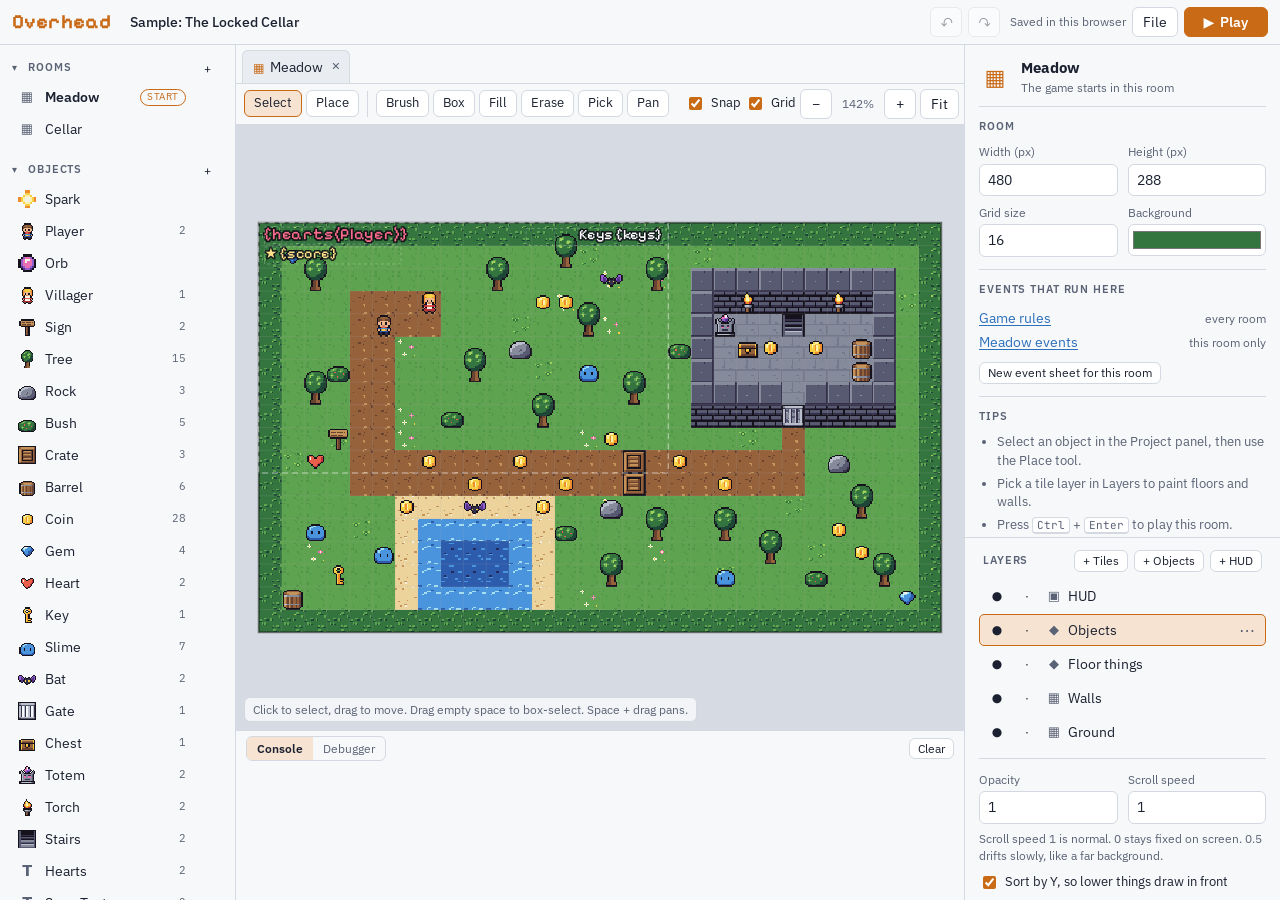
<file: overhead/index.html>
<!doctype html>
<html lang="en">
<head>
<meta charset="utf-8">
<meta name="viewport" content="width=device-width, initial-scale=1, viewport-fit=cover">
<title>Overhead Studio</title>
<link rel="preconnect" href="https://fonts.googleapis.com">
<link rel="preconnect" href="https://fonts.gstatic.com" crossorigin>
<link rel="stylesheet" href="https://fonts.googleapis.com/css2?family=IBM+Plex+Sans:wght@400;500;600&family=JetBrains+Mono:wght@400;500&family=Pixelify+Sans:wght@500;700&display=swap">
<link rel="stylesheet" href="css/app.css">
<link rel="stylesheet" href="css/sprite-editor.css">
</head>
<body>
<div class="app" id="app" data-mode="edit" data-focus="panel">
  <header class="topbar">
    <div class="brand">
      <span class="wordmark">Overhead</span>
      <input id="project-name" class="project-name" aria-label="Game name" maxlength="60">
    </div>
    <div class="group">
      <button class="btn icon" id="btn-undo" type="button" title="Undo (Ctrl+Z)" aria-label="Undo">↶</button>
      <button class="btn icon" id="btn-redo" type="button" title="Redo (Ctrl+Shift+Z)" aria-label="Redo">↷</button>
    </div>
    <div class="group">
      <span class="save-status hide-narrow" id="save-status">Saved in this browser</span>
      <button class="btn" id="btn-file" type="button">File</button>
      <button class="btn primary play-btn" id="btn-play" type="button" title="Play this room (Ctrl+Enter). Shift+click plays from the start room.">▶ <span class="hide-narrow">Play</span></button>
    </div>
  </header>

  <main class="workspace">
    <aside class="panel is-active" id="panel-project" aria-label="Project"><div id="tree"></div></aside>

    <section class="center">
      <div class="tabbar" id="tabbar" role="tablist" aria-label="Open documents"></div>
      <div class="docwrap">
        <div class="doc" id="doc"></div>
        <div class="game" id="game" hidden><canvas id="game-canvas" tabindex="0" aria-label="Game"></canvas></div>
      </div>
    </section>

    <nav class="mobile-tabs" role="tablist" aria-label="Panels">
      <button type="button" role="tab" data-tab="panel-project" aria-selected="true">Project</button>
      <button type="button" role="tab" data-tab="panel-props" aria-selected="false">Properties</button>
      <button type="button" role="tab" data-tab="panel-layers" aria-selected="false">Layers</button>
      <button type="button" role="tab" data-tab="panel-console" aria-selected="false">Console</button>
    </nav>

    <div class="side-right">
      <aside class="panel" id="panel-props" aria-label="Properties"><div id="props"></div></aside>
      <aside class="panel" id="panel-layers" aria-label="Layers"><div id="layers"></div></aside>
    </div>

    <section class="panel" id="panel-console" aria-label="Console and debugger">
      <div class="bottom-head">
        <div class="seg" id="bottom-seg"><button type="button" data-view="console" aria-pressed="true">Console</button><button type="button" data-view="debug" aria-pressed="false">Debugger</button></div>
        <span class="spacer"></span>
        <span class="muted small" id="dbg-stats"></span>
        <button class="btn small" id="console-clear" type="button">Clear</button>
      </div>
      <div class="console-log" id="console-log"></div>
      <div class="debugger" id="debugger" hidden></div>
    </section>
  </main>
</div>

<script src="js/core.js"></script>
<script src="js/model.js"></script>
<script src="js/catalog.js"></script>
<script src="js/assets.js"></script>
<script src="js/runtime.js"></script>
<script src="js/engine.js"></script>
<script src="js/store.js"></script>
<script src="js/editor.js"></script>
<script src="js/tree.js"></script>
<script src="js/room.js"></script>
<script src="js/inspector.js"></script>
<script src="js/sprite-editor.js"></script>
<script src="js/importers.js"></script>
<script src="js/sheet.js"></script>
<script src="js/debug.js"></script>
<script src="js/sample.js"></script>
<script>OV.Debug.init(); OV.boot();</script>
</body>
</html>
</file>
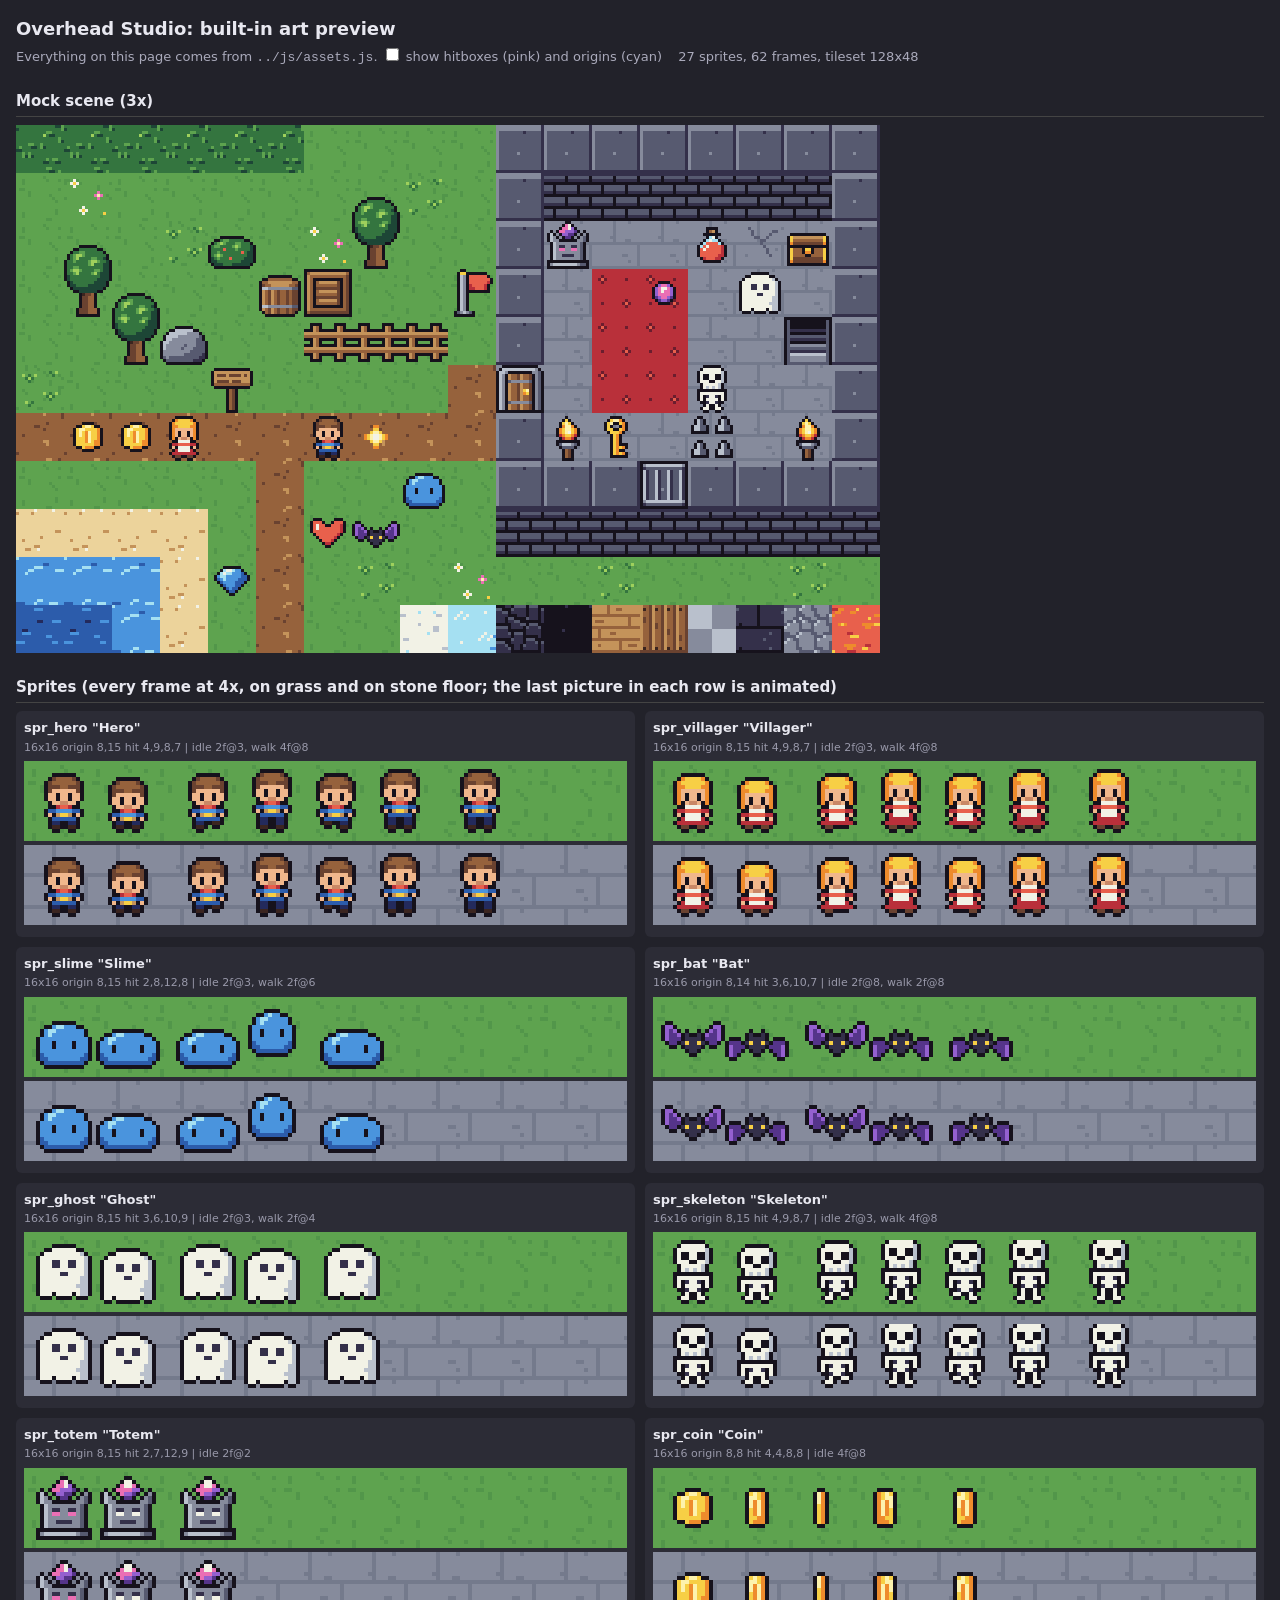
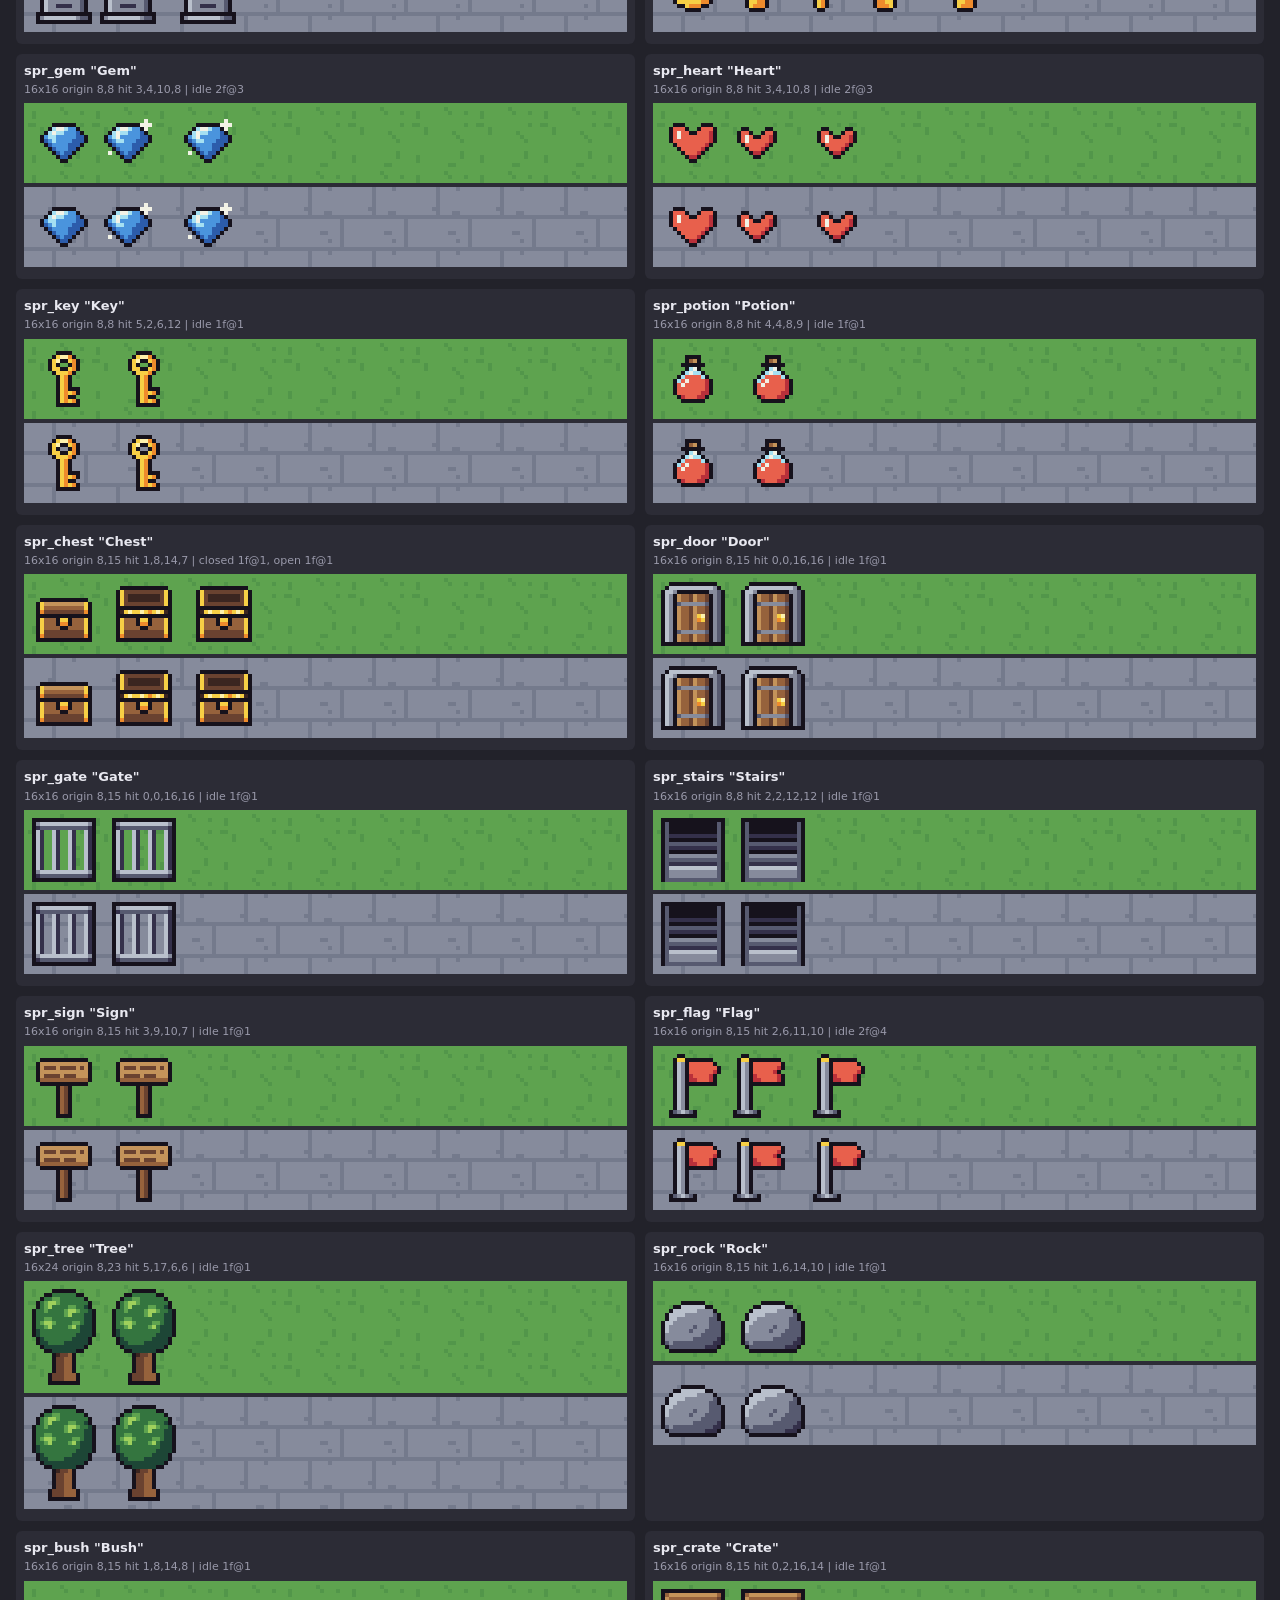
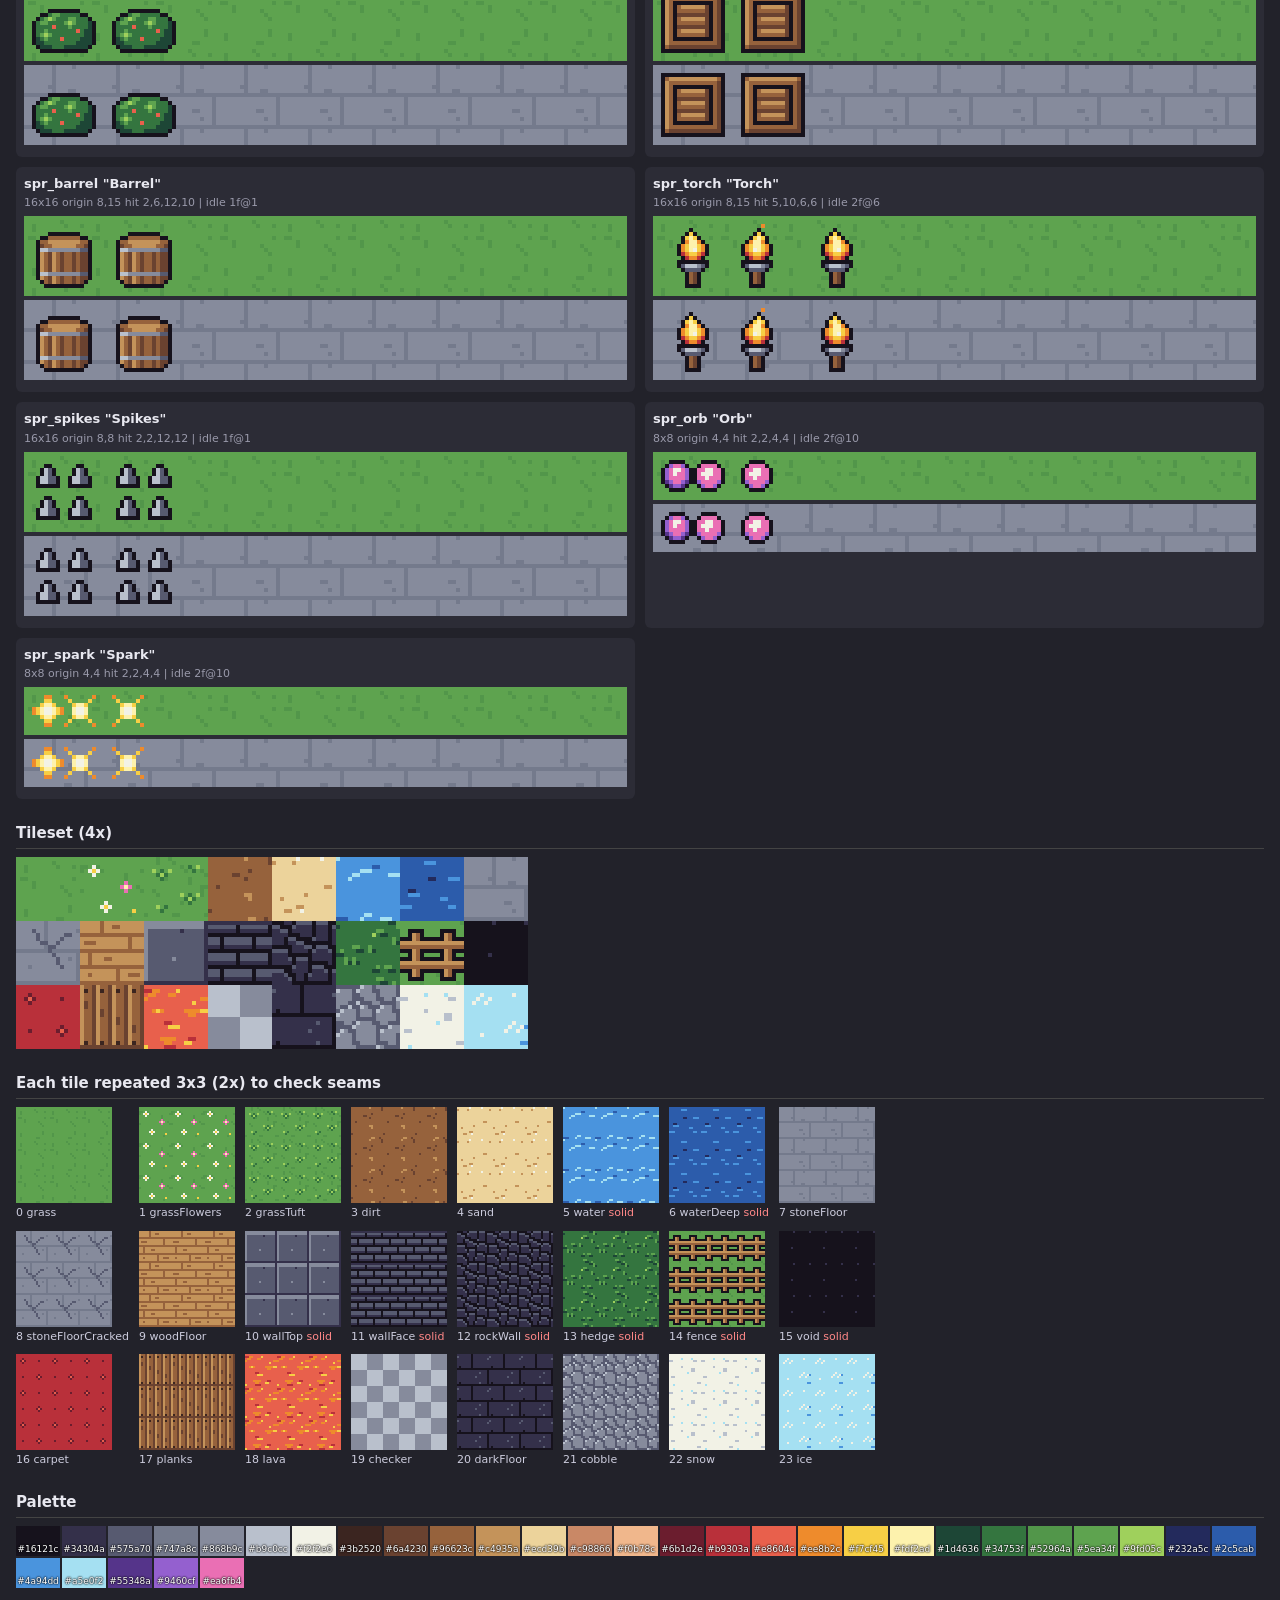
<file: overhead/dev/assets-preview.html>
<!doctype html>
<html lang="en">
<head>
<meta charset="utf-8">
<title>Overhead Studio: built-in art preview</title>
<style>
  body { margin: 16px; background: #22222a; color: #e8e8f0; font: 13px/1.4 system-ui, sans-serif; }
  h1 { font-size: 18px; margin: 0 0 4px; }
  h2 { font-size: 15px; margin: 24px 0 8px; border-bottom: 1px solid #444; padding-bottom: 4px; }
  p { margin: 0 0 8px; color: #aab; }
  img, canvas { image-rendering: pixelated; display: block; }
  #sprites { display: grid; grid-template-columns: repeat(auto-fill, minmax(560px, 1fr)); gap: 10px; }
  .card { background: #2c2c36; border-radius: 6px; padding: 8px; }
  .card b { display: block; margin-bottom: 2px; }
  .meta { color: #99a; font-size: 11px; margin-bottom: 6px; }
  .strip { display: flex; gap: 0; padding: 8px; margin-bottom: 4px; align-items: flex-end; flex-wrap: wrap; }
  .strip .gap { width: 16px; }
  .frame { position: relative; }
  .frame.boxes::after { content: ''; position: absolute; left: var(--hx); top: var(--hy); width: var(--hw); height: var(--hh); outline: 1px solid rgba(255, 0, 255, .9); }
  .frame.boxes::before { content: ''; position: absolute; left: calc(var(--ox) - 2px); top: calc(var(--oy) - 2px); width: 4px; height: 4px; background: #0ff; z-index: 1; }
  #tiles { display: grid; grid-template-columns: repeat(8, max-content); gap: 10px; }
  .tile { font-size: 11px; color: #ccd; }
  .tile .solid { color: #f88; }
  .tile div.tiled { width: 96px; height: 96px; background-size: 32px 32px; image-rendering: pixelated; margin-bottom: 2px; }
  #palette { display: flex; flex-wrap: wrap; gap: 2px; }
  #palette span { width: 44px; height: 30px; font-size: 9px; display: flex; align-items: flex-end; justify-content: center; color: #fff; text-shadow: 0 0 2px #000, 0 0 2px #000; }
  label { margin-right: 12px; }
</style>
</head>
<body>
<h1>Overhead Studio: built-in art preview</h1>
<p>Everything on this page comes from <code>../js/assets.js</code>. <label><input type="checkbox" id="boxes"> show hitboxes (pink) and origins (cyan)</label><span id="status"></span></p>

<h2>Mock scene (3x)</h2>
<canvas id="scene"></canvas>

<h2>Sprites (every frame at 4x, on grass and on stone floor; the last picture in each row is animated)</h2>
<div id="sprites"></div>

<h2>Tileset (4x)</h2>
<img id="tileset" alt="tileset">
<h2>Each tile repeated 3x3 (2x) to check seams</h2>
<div id="tiles"></div>

<h2>Palette</h2>
<div id="palette"></div>

<script src="../js/assets.js"></script>
<script>
(function () {
  'use strict';
  const A = OV.Assets, ts = A.tileset(), sprites = A.sprites();
  const $ = id => document.getElementById(id);
  const el = (tag, props, kids) => { const e = Object.assign(document.createElement(tag), props || {}); (kids || []).forEach(k => e.append(k)); return e; };
  const load = src => new Promise((ok, bad) => { const i = new Image(); i.onload = () => ok(i); i.onerror = bad; i.src = src; });
  const tileName = i => Object.keys(A.TILE).find(k => A.TILE[k] === i);

  load(ts.src).then(async tsImg => {
    // One small picture per tile, for backgrounds.
    const tileUrl = i => {
      const c = el('canvas', { width: ts.tw, height: ts.th });
      c.getContext('2d').drawImage(tsImg, (i % ts.cols) * ts.tw, Math.floor(i / ts.cols) * ts.th, ts.tw, ts.th, 0, 0, ts.tw, ts.th);
      return c.toDataURL();
    };
    const grassUrl = tileUrl(A.TILE.grass), stoneUrl = tileUrl(A.TILE.stoneFloor);

    /* ----- tileset ----- */
    const big = $('tileset'); big.src = ts.src; big.width = ts.cols * ts.tw * 4; big.height = ts.rows * ts.th * 4;
    for (let i = 0; i < ts.cols * ts.rows; i++) {
      const d = el('div', { className: 'tiled' }); d.style.backgroundImage = 'url(' + tileUrl(i) + ')';
      $('tiles').append(el('div', { className: 'tile' }, [d, i + ' ' + tileName(i), ts.solid[i] ? el('span', { className: 'solid', textContent: ' solid' }) : '']));
    }

    /* ----- palette ----- */
    A.PALETTE.forEach(hex => { const s = el('span', { textContent: hex }); s.style.background = hex; $('palette').append(s); });

    /* ----- sprites ----- */
    const animated = [];
    sprites.forEach(s => {
      const card = el('div', { className: 'card' }, [
        el('b', { textContent: s.id + ' "' + s.name + '"' }),
        el('div', { className: 'meta', textContent: s.w + 'x' + s.h + ' origin ' + s.ox + ',' + s.oy + ' hit ' + [s.hit.x, s.hit.y, s.hit.w, s.hit.h].join(',') + ' | ' + s.anims.map(a => a.name + ' ' + a.frames.length + 'f@' + a.fps).join(', ') }),
      ]);
      [grassUrl, stoneUrl].forEach(bg => {
        const strip = el('div', { className: 'strip' });
        strip.style.background = 'url(' + bg + ') 0 0 / 64px 64px';
        strip.style.imageRendering = 'pixelated';
        const frame = src => {
          const f = el('div', { className: 'frame' }, [el('img', { src, width: s.w * 4, height: s.h * 4 })]);
          f.style.cssText = '--hx:' + s.hit.x * 4 + 'px;--hy:' + s.hit.y * 4 + 'px;--hw:' + s.hit.w * 4 + 'px;--hh:' + s.hit.h * 4 + 'px;--ox:' + s.ox * 4 + 'px;--oy:' + s.oy * 4 + 'px';
          return f;
        };
        s.anims.forEach(a => { a.frames.forEach(src => strip.append(frame(src))); strip.append(el('div', { className: 'gap' })); });
        const live = frame(s.anims[s.anims.length - 1].frames[0]);
        strip.append(live);
        animated.push({ img: live.firstChild, anim: s.anims[s.anims.length - 1] });
        card.append(strip);
      });
      $('sprites').append(card);
    });
    $('boxes').onchange = e => document.querySelectorAll('.frame').forEach(f => f.classList.toggle('boxes', e.target.checked));
    const t0 = performance.now();
    setInterval(() => {
      const t = (performance.now() - t0) / 1000;
      animated.forEach(({ img, anim }) => { const src = anim.frames[Math.floor(t * anim.fps) % anim.frames.length]; if (img.src !== src) img.src = src; });
    }, 50);

    /* ----- mock scene ----- */
    const K = A.TILE, W = 18, H = 11, Z = 3;
    const map = [];
    for (let y = 0; y < H; y++) { map.push([]); for (let x = 0; x < W; x++) map[y].push(K.grass); }
    const put = (x, y, t) => { if (map[y] && x >= 0 && x < W) map[y][x] = t; };
    const rect = (x0, y0, x1, y1, t) => { for (let y = y0; y <= y1; y++) for (let x = x0; x <= x1; x++) put(x, y, t); };
    // a few grass variants
    [[1, 1], [6, 2], [9, 9], [15, 7], [2, 8]].forEach(([x, y]) => put(x, y, K.grassFlowers));
    [[3, 2], [8, 1], [12, 9], [16, 9], [0, 5], [7, 9]].forEach(([x, y]) => put(x, y, K.grassTuft));
    // dirt path
    rect(0, 6, 9, 6, K.dirt); rect(5, 7, 5, 10, K.dirt); rect(9, 5, 10, 6, K.dirt);
    // pond with sand
    rect(0, 8, 3, 10, K.sand); rect(0, 9, 2, 10, K.water); put(0, 10, K.waterDeep); put(1, 10, K.waterDeep);
    // walled stone room: wallTop above wallFace at the back, wallTop on the sides and front
    rect(10, 0, 17, 0, K.wallTop); rect(11, 1, 16, 1, K.wallFace);
    rect(10, 1, 10, 7, K.wallTop); rect(17, 1, 17, 7, K.wallTop); rect(10, 7, 17, 7, K.wallTop);
    rect(11, 2, 16, 6, K.stoneFloor); put(13, 4, K.stoneFloorCracked); put(15, 2, K.stoneFloorCracked);
    rect(12, 3, 13, 5, K.carpet);
    put(10, 5, K.stoneFloor); // doorway
    rect(10, 8, 17, 8, K.wallFace); put(10, 6, K.wallTop);
    // hedge and fence
    rect(0, 0, 5, 0, K.hedge); rect(6, 4, 8, 4, K.fence);
    // little strips of the other floors
    put(12, 10, K.woodFloor); put(13, 10, K.planks); put(14, 10, K.checker); put(15, 10, K.darkFloor); put(16, 10, K.cobble); put(17, 10, K.lava);
    put(8, 10, K.snow); put(9, 10, K.ice); put(10, 10, K.rockWall); put(11, 10, K.void);

    const things = [ // sprite id, tile x, tile y, frame index (anim 0)
      ['spr_tree', 1, 3], ['spr_tree', 2, 4], ['spr_tree', 7, 2], ['spr_bush', 4, 2], ['spr_rock', 3, 4], ['spr_sign', 4, 5],
      ['spr_hero', 6, 6], ['spr_villager', 3, 6], ['spr_slime', 8, 7], ['spr_bat', 7, 8], ['spr_coin', 1, 6], ['spr_coin', 2, 6],
      ['spr_heart', 6, 8], ['spr_gem', 4, 9], ['spr_flag', 9, 3], ['spr_crate', 6, 3], ['spr_barrel', 5, 3],
      ['spr_door', 10, 5], ['spr_skeleton', 14, 5], ['spr_ghost', 15, 3], ['spr_totem', 11, 2], ['spr_chest', 16, 2],
      ['spr_torch', 11, 6], ['spr_torch', 16, 6], ['spr_key', 12, 6], ['spr_potion', 14, 2], ['spr_stairs', 16, 4], ['spr_spikes', 14, 6],
      ['spr_gate', 13, 7], ['spr_orb', 13, 3], ['spr_spark', 7, 6],
    ];
    const cv = $('scene'); cv.width = W * 16 * Z; cv.height = H * 16 * Z;
    const ctx = cv.getContext('2d'); ctx.imageSmoothingEnabled = false; ctx.scale(Z, Z);
    for (let y = 0; y < H; y++) for (let x = 0; x < W; x++) {
      const t = map[y][x];
      ctx.drawImage(tsImg, (t % ts.cols) * 16, Math.floor(t / ts.cols) * 16, 16, 16, x * 16, y * 16, 16, 16);
    }
    const placed = await Promise.all(things.map(async ([id, tx, ty, f]) => {
      const s = A.sprite(id), img = await load(s.anims[0].frames[f || 0]);
      // Tile-sized things sit in their tile; smaller ones are centred in it.
      const px = tx * 16 + 8 - s.w / 2, py = ty * 16 + 16 - s.h - (s.h < 16 ? 4 : 0);
      return { img, px, py, sort: py + s.oy };
    }));
    placed.sort((a, b) => a.sort - b.sort).forEach(p => ctx.drawImage(p.img, p.px, p.py));
    $('status').textContent = ' ' + sprites.length + ' sprites, ' + sprites.reduce((n, s) => n + s.anims.reduce((m, a) => m + a.frames.length, 0), 0) + ' frames, tileset ' + tsImg.width + 'x' + tsImg.height;
    document.body.dataset.ready = '1';
  });
})();
</script>
</body>
</html>
</file>
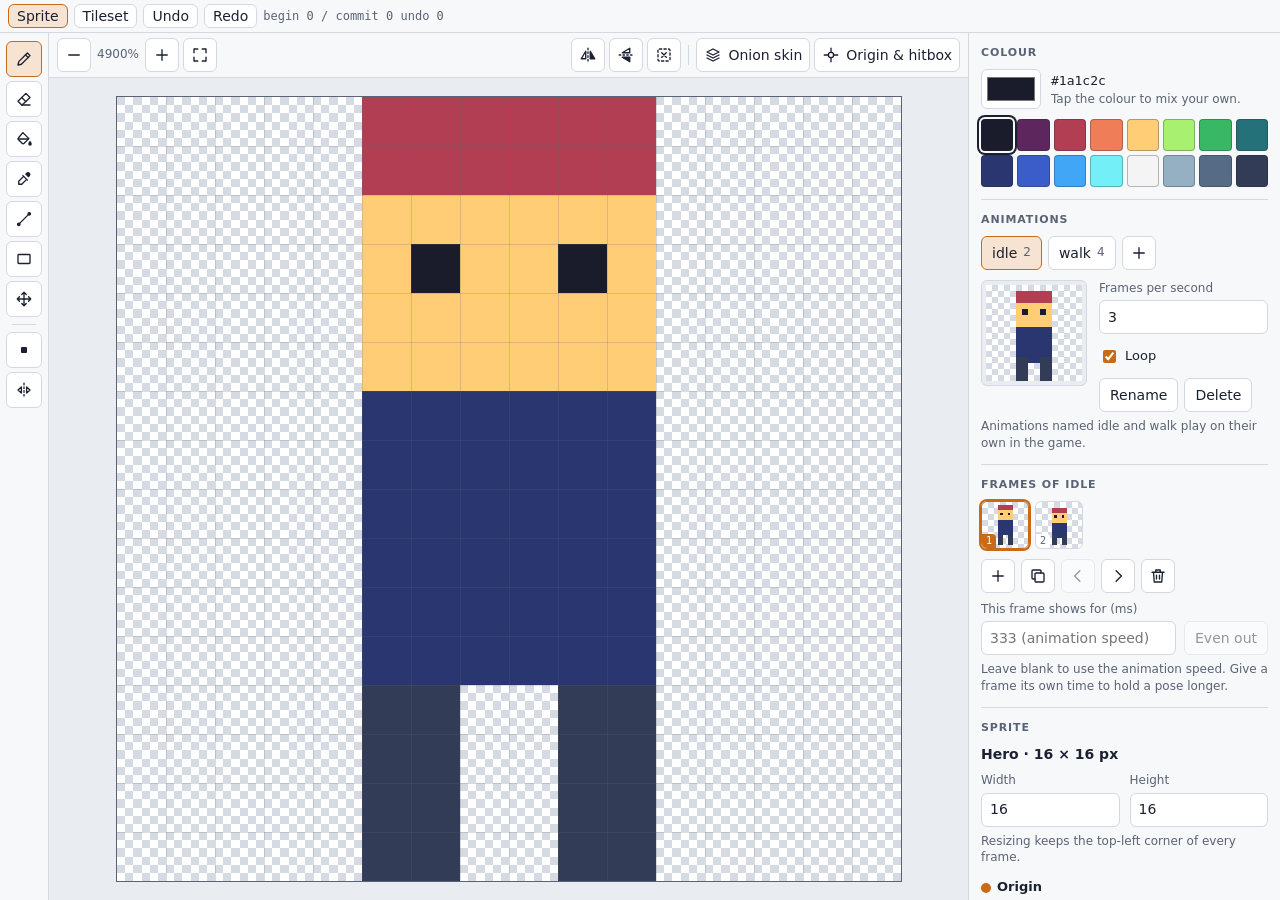
<file: overhead/dev/sprite-editor-test.html>
<!doctype html>
<html lang="en">
<head>
<meta charset="utf-8">
<meta name="viewport" content="width=device-width, initial-scale=1">
<title>Sprite editor test</title>
<link rel="stylesheet" href="../css/app.css">
<link rel="stylesheet" href="../css/sprite-editor.css">
<style>
  body { display: flex; flex-direction: column; }
  #top { flex: none; display: flex; gap: 6px; align-items: center; padding: 4px 8px; border-bottom: 1px solid var(--line); background: var(--panel); overflow: hidden; }
  #top .btn { padding: 2px 8px; }
  #log { font: 12px var(--font-mono); color: var(--muted); white-space: nowrap; overflow: hidden; text-overflow: ellipsis; }
  #wrap { flex: 1; min-height: 0; }
  #host { width: 100%; height: 100%; }
</style>
</head>
<body>
<!-- Test harness for js/sprite-editor.js. A stand-in host: counts begin/commit, keeps undo snapshots.
     Query: ?ed=sprite|tileset  &w=..&h=.. (fixed container size)  &theme=light|dark  &blank=1 (empty starter sprite) -->
<div id="top">
  <button class="btn" id="b-sprite" type="button">Sprite</button>
  <button class="btn" id="b-tiles" type="button">Tileset</button>
  <button class="btn" id="b-undo" type="button">Undo</button>
  <button class="btn" id="b-redo" type="button">Redo</button>
  <span id="log"></span>
</div>
<div id="wrap"><div id="host"></div></div>
<script src="../js/core.js"></script>
<script src="../js/sprite-editor.js"></script>
<script>
(function () {
  const q = new URLSearchParams(location.search), host = document.getElementById('host');
  if (q.get('theme')) document.documentElement.dataset.theme = q.get('theme');
  if (q.get('w')) host.style.width = q.get('w') + 'px';
  if (q.get('h')) host.style.height = q.get('h') + 'px';

  // ----- sample data, drawn on canvases -----
  const mk = (w, h, fn) => { const c = document.createElement('canvas'); c.width = w; c.height = h; fn(c.getContext('2d')); return c.toDataURL('image/png'); };
  const hero = (leg, bob) => mk(16, 16, x => {
    x.fillStyle = '#29366f'; x.fillRect(5, 6 + bob, 6, 6);            // body
    x.fillStyle = '#ffcd75'; x.fillRect(5, 1 + bob, 6, 5);            // head
    x.fillStyle = '#1a1c2c'; x.fillRect(6, 3 + bob, 1, 1); x.fillRect(9, 3 + bob, 1, 1);
    x.fillStyle = '#b13e53'; x.fillRect(5, 0 + bob, 6, 2);            // hat
    x.fillStyle = '#333c57'; x.fillRect(5 + leg, 12, 2, 4); x.fillRect(9 - leg, 12, 2, 4);
  });
  const sprite = {
    id: 'spr1', name: 'Hero', w: 16, h: 16, ox: 8, oy: 15, hit: { x: 4, y: 9, w: 8, h: 7 },
    anims: q.get('blank') ? [{ name: 'idle', fps: 3, loop: true, frames: [''] }] : [
      { name: 'idle', fps: 3, loop: true, frames: [hero(0, 0), hero(0, 1)] },
      { name: 'walk', fps: 8, loop: true, frames: [hero(0, 0), hero(1, 1), hero(0, 0), hero(-1, 1)] },
    ],
  };
  const tileCols = ['#38b764', '#a7f070', '#257179', '#566c86', '#94b0c2', '#ef7d57', '#ffcd75', '#41a6f6'];
  const tileset = {
    id: 'ts1', name: 'Overworld', tw: 16, th: 16, cols: 8, rows: 3,
    src: mk(128, 48, x => {
      for (let r = 0; r < 3; r++) for (let c = 0; c < 8; c++) {
        if (r === 2 && c > 4) continue;                               // a few empty tiles
        x.fillStyle = tileCols[(c + r * 3) % 8]; x.fillRect(c * 16, r * 16, 16, 16);
        x.fillStyle = 'rgba(0,0,0,0.18)'; x.fillRect(c * 16 + 3, r * 16 + 4, 4, 2); x.fillRect(c * 16 + 9, r * 16 + 10, 4, 2);
      }
    }),
    solid: Array(24).fill(false).map((_, i) => i === 3 || i === 4 || i === 11),
  };

  // ----- stand-in host: begin/commit log + undo by restoring the model in place -----
  const T = (window.T = { sprite, tileset, log: [], ed: null, kind: '', open: 0, undoStack: [], redoStack: [] });
  const model = () => (T.kind === 'tileset' ? tileset : sprite);
  const restore = json => { const m = model(); Object.keys(m).forEach(k => delete m[k]); Object.assign(m, JSON.parse(json)); T.ed.refresh(); show(); };
  const show = () => {
    const b = T.log.filter(x => x === 'begin').length, c = T.log.filter(x => x === 'commit').length;
    document.getElementById('log').textContent = 'begin ' + b + ' / commit ' + c + (T.open ? '  (OPEN!)' : '') + '  undo ' + T.undoStack.length;
  };
  const api = {
    palette: q.get('pal') === 'none' ? undefined : ['#1a1c2c', '#5d275d', '#b13e53', '#ef7d57', '#ffcd75', '#a7f070', '#38b764', '#257179', '#29366f', '#3b5dc9', '#41a6f6', '#73eff7', '#f4f4f4', '#94b0c2', '#566c86', '#333c57'],
    begin: () => { T.log.push('begin'); if (T.open++) T.log.push('NESTED'); T.pending = JSON.stringify(model()); },
    commit: () => { T.log.push('commit'); T.open--; T.undoStack.push(T.pending); T.redoStack.length = 0; show(); },
  };
  T.undo = () => { if (T.undoStack.length) { T.redoStack.push(JSON.stringify(model())); restore(T.undoStack.pop()); } };
  T.redo = () => { if (T.redoStack.length) { T.undoStack.push(JSON.stringify(model())); restore(T.redoStack.pop()); } };
  T.mount = kind => {
    if (T.ed) T.ed.destroy();
    T.kind = kind; T.undoStack = []; T.redoStack = [];
    T.ed = kind === 'tileset' ? OV.TilesetEditor.mount(host, tileset, api) : OV.SpriteEditor.mount(host, sprite, api);
    document.getElementById('b-sprite').classList.toggle('active', kind !== 'tileset');
    document.getElementById('b-tiles').classList.toggle('active', kind === 'tileset');
    show();
  };
  document.getElementById('b-sprite').onclick = () => T.mount('sprite');
  document.getElementById('b-tiles').onclick = () => T.mount('tileset');
  document.getElementById('b-undo').onclick = T.undo;
  document.getElementById('b-redo').onclick = T.redo;
  T.mount(q.get('ed') === 'tileset' ? 'tileset' : 'sprite');
})();
</script>
</body>
</html>
</file>
<file: overhead/css/app.css>
/* Overhead Studio. Layout: a workbench. Project tree left, documents centre (room, event sheet,
   sprite, object type), properties and layers right, console and debugger under the documents.
   On phones the document sits on top and the panels become tabs underneath. */
:root {
  --bg: #e9ecf1;
  --panel: #f7f8fa;
  --raise: #ffffff;
  --line: #d3d8e1;
  --fg: #1b2130;
  --muted: #5a6375;
  --accent: #c96a17;
  --accent-ink: #ffffff;
  --accent-soft: #f6e3d1;
  --void: #d6dbe3;
  --danger: #c43d36;
  --ok: #2f8a57;
  --info: #2c6fbb;
  --code-bg: #f1f3f6;
  --cond-bg: #eef3fa;
  --act-bg: #fbf6ee;
  --font-ui: "IBM Plex Sans", system-ui, -apple-system, "Segoe UI", Roboto, sans-serif;
  --font-mono: "JetBrains Mono", ui-monospace, SFMono-Regular, Menlo, Consolas, monospace;
  --font-mark: "Pixelify Sans", "IBM Plex Sans", system-ui, sans-serif;
  --radius: 6px;
}
@media (prefers-color-scheme: dark) {
  :root:not([data-theme="light"]) {
    --bg: #12161e; --panel: #191e28; --raise: #222836; --line: #2c3343; --fg: #e4e8ef; --muted: #8f98aa;
    --accent: #f09a45; --accent-ink: #1a1206; --accent-soft: #3b2a19; --void: #0c0f15; --danger: #ef6a62;
    --ok: #5cc28a; --info: #6aa9ec; --code-bg: #141922; --cond-bg: #1a2230; --act-bg: #262019; color-scheme: dark;
  }
}
:root[data-theme="dark"] {
  --bg: #12161e; --panel: #191e28; --raise: #222836; --line: #2c3343; --fg: #e4e8ef; --muted: #8f98aa;
  --accent: #f09a45; --accent-ink: #1a1206; --accent-soft: #3b2a19; --void: #0c0f15; --danger: #ef6a62;
  --ok: #5cc28a; --info: #6aa9ec; --code-bg: #141922; --cond-bg: #1a2230; --act-bg: #262019; color-scheme: dark;
}

* { box-sizing: border-box; }
html { height: 100%; box-sizing: border-box; }
body { height: 100%; margin: 0; background: var(--bg); color: var(--fg); font: 14px/1.45 var(--font-ui); overflow: hidden; }
button, input, select, textarea { font: inherit; color: inherit; }
button { cursor: pointer; }
:focus-visible { outline: 2px solid var(--accent); outline-offset: 1px; }
[hidden] { display: none !important; }
canvas { display: block; }
.muted { color: var(--muted); }
.small { font-size: 12px; }
kbd { font: 11px var(--font-mono); border: 1px solid var(--line); border-bottom-width: 2px; border-radius: 4px; padding: 0 4px; background: var(--raise); }
code, .code { font-family: var(--font-mono); font-size: 12.5px; }

/* ---------- buttons and fields ---------- */
.btn {
  border: 1px solid var(--line); background: var(--raise); border-radius: var(--radius);
  padding: 5px 10px; line-height: 1.3; white-space: nowrap; display: inline-flex; align-items: center; gap: 6px; justify-content: center;
}
.btn:hover { border-color: var(--muted); }
.btn:disabled { opacity: 0.45; cursor: default; }
.btn.icon { padding: 5px 8px; min-width: 32px; }
.btn.small { padding: 2px 8px; font-size: 12px; }
.btn.primary { background: var(--accent); color: var(--accent-ink); border-color: var(--accent); font-weight: 600; }
.btn.primary:hover { filter: brightness(1.06); }
.btn.danger { color: var(--danger); }
.btn.danger.solid { background: var(--danger); color: #fff; border-color: var(--danger); }
.btn.active, .btn[aria-pressed="true"] { background: var(--accent-soft); border-color: var(--accent); color: var(--fg); }
.btn.ghost { border-color: transparent; background: transparent; }
.btn.ghost:hover { background: var(--raise); border-color: var(--line); }

h2.label { margin: 0 0 8px; font-size: 11px; font-weight: 600; text-transform: uppercase; letter-spacing: 0.08em; color: var(--muted); }
.section { border-top: 1px solid var(--line); padding: 12px 0; }
.section:first-child { border-top: 0; padding-top: 0; }
.grid2 { display: grid; grid-template-columns: repeat(2, minmax(0, 1fr)); gap: 8px 10px; }
.grid2 .wide { grid-column: 1 / -1; }
.field { display: flex; flex-direction: column; gap: 3px; min-width: 0; }
.field > span { font-size: 12px; color: var(--muted); }
.field input, .field select, .field textarea, .text-input {
  width: 100%; min-width: 0; border: 1px solid var(--line); background: var(--raise); border-radius: var(--radius); padding: 5px 8px;
}
.field textarea { resize: vertical; min-height: 60px; }
.field textarea.code, .field input.code, .code-area {
  font: 12.5px/1.55 var(--font-mono); background: var(--code-bg); tab-size: 2; white-space: pre; overflow: auto;
}
.field input[type="color"] { padding: 2px; height: 32px; }
.field input[type="number"] { font-variant-numeric: tabular-nums; }
.check { display: inline-flex; align-items: center; gap: 6px; font-size: 13px; }
.check input { accent-color: var(--accent); }
.row { display: flex; gap: 6px; flex-wrap: wrap; align-items: center; }
.row.end { justify-content: flex-end; }
.spacer { flex: 1; }

/* ---------- menu, modal, toast ---------- */
.menu {
  position: fixed; z-index: 80; min-width: 170px; max-width: min(320px, calc(100vw - 16px)); max-height: min(70vh, 520px); overflow: auto;
  background: var(--raise); border: 1px solid var(--line); border-radius: 8px; padding: 4px; box-shadow: 0 12px 30px rgba(0, 0, 0, 0.22);
}
.menu-item { display: flex; align-items: center; gap: 8px; width: 100%; text-align: left; border: 0; background: transparent; padding: 6px 10px; border-radius: 5px; }
.menu-item:hover, .menu-item:focus-visible { background: var(--accent-soft); }
.menu-item.danger { color: var(--danger); }
.menu-item:disabled { opacity: 0.45; }
.menu-sep { height: 1px; background: var(--line); margin: 4px 0; }
.menu-head { padding: 6px 10px 2px; font-size: 11px; font-weight: 600; text-transform: uppercase; letter-spacing: 0.08em; color: var(--muted); }
.modal { position: fixed; inset: 0; z-index: 70; display: grid; place-items: center; padding: 16px; background: rgba(8, 10, 14, 0.5); }
.modal-card {
  width: min(520px, 100%); max-height: calc(100vh - 32px); max-height: calc(100dvh - 32px); display: flex; flex-direction: column; background: var(--panel); border: 1px solid var(--line);
  border-radius: 10px; box-shadow: 0 20px 50px rgba(0, 0, 0, 0.3);
}
.modal-card.wide { width: min(820px, 100%); }
.modal-top { display: flex; justify-content: space-between; align-items: center; gap: 12px; padding: 14px 18px 8px; }
.modal-top h2 { margin: 0; font-family: var(--font-mark); font-weight: 500; font-size: 20px; }
.modal-body { padding: 4px 18px 14px; overflow: auto; min-height: 0; }
.modal-actions { display: flex; justify-content: flex-end; gap: 8px; padding: 10px 18px 14px; border-top: 1px solid var(--line); flex-wrap: wrap; }
.modal-text { margin: 0 0 10px; color: var(--muted); }
.toast {
  position: fixed; left: 50%; bottom: calc(18px + env(safe-area-inset-bottom, 0px)); transform: translateX(-50%); z-index: 90;
  background: var(--fg); color: var(--bg); padding: 8px 14px; border-radius: 8px; font-size: 13px; max-width: calc(100% - 32px);
}

/* ================= app shell ================= */
.app { display: grid; grid-template-rows: auto minmax(0, 1fr); height: 100%; }
.topbar {
  display: flex; align-items: center; gap: 10px;
  padding: 7px max(12px, env(safe-area-inset-right, 0px)) 7px max(12px, env(safe-area-inset-left, 0px));
  background: var(--panel); border-bottom: 1px solid var(--line);
}
.brand { display: flex; align-items: center; gap: 10px; min-width: 0; flex: 1 1 auto; }
.wordmark { font-family: var(--font-mark); font-weight: 700; font-size: 20px; letter-spacing: 0.02em; color: var(--accent); white-space: nowrap; }
.project-name { min-width: 0; width: 100%; max-width: 280px; border: 1px solid transparent; background: transparent; border-radius: var(--radius); padding: 4px 8px; font-weight: 500; }
.project-name:hover, .project-name:focus { border-color: var(--line); background: var(--raise); }
.topbar .group { display: flex; align-items: center; gap: 6px; }
.save-status { font-size: 12px; color: var(--muted); white-space: nowrap; }
.save-status.bad { color: var(--danger); }
.play-btn { min-width: 84px; }
.app[data-mode="play"] .play-btn { background: var(--danger); border-color: var(--danger); color: #fff; }

.workspace {
  display: grid; min-height: 0;
  grid-template-columns: 236px minmax(0, 1fr) 316px;
  grid-template-rows: minmax(0, 1fr) 170px;
  grid-template-areas: "left center right" "left bottom right";
}
.panel { background: var(--panel); min-height: 0; overflow: auto; }
#panel-project { grid-area: left; border-right: 1px solid var(--line); padding: 10px 8px 24px; }
.side-right { grid-area: right; display: flex; flex-direction: column; min-height: 0; border-left: 1px solid var(--line); }
#panel-props { flex: 1 1 auto; padding: 12px 14px 20px; }
#panel-layers { flex: 0 1 auto; max-height: 58%; padding: 10px 14px 16px; border-top: 1px solid var(--line); }
#panel-console { grid-area: bottom; border-top: 1px solid var(--line); display: flex; flex-direction: column; overflow: hidden; }
.center { grid-area: center; display: flex; flex-direction: column; min-width: 0; min-height: 0; }
.docwrap { position: relative; flex: 1; min-height: 0; background: var(--bg); }
.doc { position: absolute; inset: 0; overflow: auto; }
.game { position: absolute; inset: 0; background: #07080b; z-index: 5; }
#game-canvas { width: 100%; height: 100%; touch-action: none; outline: none; }
.mobile-tabs { display: none; }
.app[data-mode="play"] #panel-project, .app[data-mode="play"] .side-right, .app[data-mode="play"] .tabbar { opacity: 0.45; pointer-events: none; }
.empty-doc { display: grid; place-content: center; justify-items: center; gap: 6px; height: 100%; min-height: 160px; text-align: center; padding: 24px; }
.empty-doc p { margin: 0; }
.empty-title { font-family: var(--font-mark); font-size: 20px; }

/* ----- document tabs ----- */
.tabbar { display: flex; gap: 2px; padding: 5px 6px 0; background: var(--panel); border-bottom: 1px solid var(--line); overflow-x: auto; flex: 0 0 auto; scrollbar-width: none; }
.tab { display: flex; align-items: center; border: 1px solid transparent; border-bottom: 0; border-radius: 6px 6px 0 0; color: var(--muted); flex: 0 0 auto; margin-bottom: -1px; }
.tab.active { background: var(--bg); border-color: var(--line); color: var(--fg); }
.tab-main { display: flex; align-items: center; gap: 6px; border: 0; background: transparent; padding: 6px 4px 6px 10px; color: inherit; max-width: 170px; }
.tab-name { overflow: hidden; text-overflow: ellipsis; white-space: nowrap; }
.tab-icon { color: var(--accent); font-size: 12px; }
.tab-close { border: 0; background: transparent; color: var(--muted); padding: 4px 8px 4px 4px; font-size: 11px; border-radius: 4px; }
.tab-close:hover { color: var(--danger); }

/* ----- project tree ----- */
.tree-sec + .tree-sec { margin-top: 12px; }
.tree-head { display: flex; align-items: center; justify-content: space-between; gap: 8px; padding: 0 4px; min-height: 26px; }
.tree-head h2.label { margin: 0; }
.tree-toggle { display: flex; align-items: center; gap: 4px; border: 0; background: transparent; padding: 2px 0; flex: 1; min-width: 0; text-align: left; }
.tree-toggle .caret { color: var(--muted); font-size: 10px; width: 12px; }
.tree-toggle .count { margin-left: 6px; }
.tree-item { display: flex; align-items: center; gap: 8px; padding: 4px 4px 4px 8px; border-radius: 5px; cursor: pointer; min-height: 30px; border: 1px solid transparent; user-select: none; -webkit-user-select: none; }
.tree-item:hover { background: var(--raise); }
.tree-item.open .tree-name { font-weight: 600; }
.tree-item.selected { background: var(--accent-soft); border-color: var(--accent); }
.tree-item.stamp:not(.selected) { border-color: var(--line); border-style: dashed; }
.tree-name { flex: 1; min-width: 0; overflow: hidden; text-overflow: ellipsis; white-space: nowrap; }
.tree-icon { width: 20px; text-align: center; color: var(--muted); font-size: 13px; flex: 0 0 auto; }
.tree-icon.big { font-size: 22px; width: 32px; color: var(--accent); }
.tree-more { border: 0; background: transparent; color: var(--muted); border-radius: 4px; padding: 0 6px; font-size: 16px; line-height: 22px; opacity: 0; flex: 0 0 auto; }
.tree-item:hover .tree-more, .tree-item.selected .tree-more, .layer:hover .tree-more, .layer.active .tree-more, .tree-more:focus-visible, .ev:hover .tree-more { opacity: 1; }
@media (pointer: coarse) { .tree-more { opacity: 1; padding: 4px 10px; } .tree-item, .layer { min-height: 38px; } }
.tree-more:hover { background: var(--line); color: var(--fg); }
.tree-empty { padding: 2px 8px; }
.thumb { flex: 0 0 auto; image-rendering: pixelated; }
.badge { font-size: 10px; text-transform: uppercase; letter-spacing: 0.06em; color: var(--accent); border: 1px solid var(--accent); border-radius: 999px; padding: 0 6px; flex: 0 0 auto; }
.count { font-size: 11px; color: var(--muted); font-variant-numeric: tabular-nums; flex: 0 0 auto; }
.drag-ghost { position: fixed; left: 0; top: 0; z-index: 95; pointer-events: none; margin: -16px 0 0 -16px; opacity: 0.9; }

/* ----- room editor ----- */
.doc-room, .doc-sprite, .doc-tileset { display: flex; flex-direction: column; overflow: hidden; }
.toolbar { display: flex; align-items: center; gap: 4px; padding: 5px 8px; background: var(--panel); border-bottom: 1px solid var(--line); flex: 0 0 auto; overflow-x: auto; scrollbar-width: none; }
.toolbar .btn.tool { padding: 4px 9px; font-size: 13px; }
.toolbar .spacer { min-width: 8px; }
.tool-sep { width: 1px; align-self: stretch; background: var(--line); margin: 2px 4px; flex: 0 0 auto; }
.zoom-label { min-width: 44px; text-align: center; font-variant-numeric: tabular-nums; color: var(--muted); font-size: 12px; }
.stage-wrap { position: relative; flex: 1; min-height: 0; background: var(--void); }
.stage { position: absolute; inset: 0; width: 100%; height: 100%; touch-action: none; outline: none; }
.stage-hint {
  position: absolute; left: 8px; bottom: 8px; max-width: calc(100% - 16px); font-size: 12px; color: var(--muted); pointer-events: none;
  background: color-mix(in srgb, var(--panel) 90%, transparent); border: 1px solid var(--line); border-radius: var(--radius); padding: 3px 8px;
}
.stage-hint:empty { display: none; }

/* ----- layers ----- */
.layer-list { display: flex; flex-direction: column; gap: 2px; margin-top: 6px; }
.layer { display: flex; align-items: center; gap: 4px; padding: 2px 4px; border-radius: 5px; border: 1px solid transparent; cursor: pointer; min-height: 30px; }
.layer:hover { background: var(--raise); }
.layer.active { background: var(--accent-soft); border-color: var(--accent); }
.layer-btn { border: 0; background: transparent; width: 26px; height: 26px; border-radius: 4px; color: var(--fg); font-size: 12px; flex: 0 0 auto; }
.layer-btn.off { color: var(--muted); }
.layer-btn:hover { background: var(--line); }
.palette-scroll { overflow: auto; max-height: 260px; border: 1px solid var(--line); border-radius: var(--radius); background: var(--void); }
.palette-canvas { image-rendering: pixelated; touch-action: none; cursor: crosshair; }

/* ----- properties ----- */
.insp-head { display: flex; align-items: center; gap: 10px; margin-bottom: 10px; }
.insp-title { display: flex; flex-direction: column; min-width: 0; }
.insp-title b { font-size: 15px; overflow: hidden; text-overflow: ellipsis; }
.chips { display: flex; flex-wrap: wrap; gap: 6px; }
.chip { font-size: 12px; border: 1px solid var(--line); background: var(--raise); border-radius: 999px; padding: 2px 10px; color: var(--fg); }
.chip.btnlike:hover { border-color: var(--accent); }
.linklike { border: 0; background: transparent; color: var(--info); padding: 0; text-decoration: underline; text-underline-offset: 2px; }
.link-row { display: flex; align-items: baseline; justify-content: space-between; gap: 8px; padding: 2px 0; }
.tips { margin: 0; padding-left: 18px; color: var(--muted); font-size: 13px; }
.tips li + li { margin-top: 4px; }
.var-list { display: flex; flex-direction: column; gap: 6px; margin-bottom: 8px; }
.var-row { display: grid; grid-template-columns: minmax(0, 1fr) minmax(0, 1fr) auto; gap: 6px; align-items: center; }

/* ----- object type editor ----- */
.doc-type { padding: 16px 18px 40px; }
.type-grid { display: flex; flex-wrap: wrap; gap: 8px 28px; align-items: flex-start; }
.type-col { flex: 1 1 280px; min-width: 0; max-width: 420px; }
.type-col.wide { flex: 2 1 380px; max-width: none; }
.type-top { display: flex; gap: 14px; align-items: center; margin-bottom: 12px; }
.type-top-fields { flex: 1; display: grid; gap: 8px; min-width: 0; }
.type-preview { width: 84px; height: 84px; display: grid; place-items: center; background: var(--void); border: 1px solid var(--line); border-radius: 8px; flex: 0 0 auto; }
.beh-list { display: flex; flex-direction: column; gap: 10px; margin-bottom: 10px; }
.beh { border: 1px solid var(--line); background: var(--raise); border-radius: 8px; padding: 8px 10px 10px; }
.beh-head { display: flex; align-items: center; justify-content: space-between; }
.beh p { margin: 0 0 8px; }
.beh-checks { display: flex; flex-direction: column; gap: 4px; margin-top: 8px; }
.script-box { min-height: 300px; }
.script-error { margin: 6px 0 8px; padding: 7px 9px; border-radius: var(--radius); font-size: 12.5px; border: 1px solid var(--danger); color: var(--danger); background: color-mix(in srgb, var(--danger) 8%, transparent); }
details.helpers { margin-top: 10px; font-size: 12.5px; }
details.helpers summary { cursor: pointer; color: var(--muted); }
.help-table { width: 100%; border-collapse: collapse; margin-top: 8px; }
.help-table td { padding: 4px 0; vertical-align: top; border-top: 1px solid var(--line); }
.help-table code { font-size: 11.5px; background: var(--code-bg); padding: 1px 4px; border-radius: 4px; }
.help-table td:last-child { padding-left: 10px; color: var(--muted); }

/* ----- event sheets ----- */
.doc-sheet { padding: 14px 16px 60px; }
.sheet-head { display: flex; justify-content: space-between; align-items: flex-end; gap: 12px; flex-wrap: wrap; margin-bottom: 14px; }
.sheet-title { margin: 0; font-family: var(--font-mark); font-weight: 500; font-size: 22px; }
.ev-list { display: flex; flex-direction: column; gap: 8px; }
.ev-wrap { display: flex; flex-direction: column; gap: 6px; }
.ev { display: grid; grid-template-columns: 26px minmax(0, 1fr) 18px minmax(0, 1.25fr) 30px; border: 1px solid var(--line); border-radius: 8px; background: var(--raise); overflow: hidden; }
.ev.off { opacity: 0.45; }
.ev.bad { border-color: var(--danger); }
.ev-num { display: grid; place-items: start center; padding-top: 9px; font-size: 11px; color: var(--muted); font-variant-numeric: tabular-nums; background: var(--panel); border-right: 1px solid var(--line); }
.ev-col { display: flex; flex-direction: column; gap: 3px; padding: 6px; min-width: 0; }
.ev-conds { background: var(--cond-bg); }
.ev-acts { background: var(--act-bg); }
.ev-arrow { display: grid; place-items: center; color: var(--muted); background: linear-gradient(90deg, var(--cond-bg) 50%, var(--act-bg) 50%); }
.ev-more { align-self: start; margin-top: 6px; }
.ev-note { font-size: 12.5px; color: var(--muted); font-style: italic; padding: 0 2px; margin-top: 4px; }
.item { text-align: left; border: 1px solid transparent; background: transparent; border-radius: 5px; padding: 3px 6px; line-height: 1.5; min-width: 0; }
.item:hover { border-color: var(--accent); background: var(--raise); }
.item-text { overflow-wrap: anywhere; }
.item-empty { padding: 3px 6px; }
.tgt { display: inline-flex; align-items: center; gap: 4px; font-weight: 600; white-space: nowrap; vertical-align: middle; }
.tgt.sys { color: var(--muted); }
.tgt.missing { color: var(--danger); }
.tgt .tree-icon { width: auto; }
.param { font-family: var(--font-mono); font-size: 12px; background: color-mix(in srgb, var(--fg) 9%, transparent); border-radius: 4px; padding: 0 4px; }
.not { font-size: 10px; font-weight: 700; color: var(--danger); border: 1px solid var(--danger); border-radius: 4px; padding: 0 3px; }
.item-code { margin: 4px 0 0; font: 11.5px/1.5 var(--font-mono); background: var(--code-bg); border-radius: 4px; padding: 5px 7px; white-space: pre-wrap; overflow-wrap: anywhere; }
.add-item { align-self: flex-start; border: 0; background: transparent; color: var(--muted); font-size: 12px; padding: 2px 6px; border-radius: 4px; }
.add-item:hover { color: var(--accent); background: var(--raise); }
.add-event { align-self: flex-start; border: 1px dashed var(--line); background: transparent; color: var(--muted); border-radius: 8px; padding: 7px 14px; margin-top: 4px; }
.add-event:hover { border-color: var(--accent); color: var(--fg); }
.pick-grid { display: grid; grid-template-columns: repeat(auto-fill, minmax(92px, 1fr)); gap: 6px; }
.pick-btn { display: flex; flex-direction: column; align-items: center; gap: 4px; padding: 8px 4px; border: 1px solid var(--line); background: var(--raise); border-radius: 8px; min-width: 0; }
.pick-btn span:last-child { font-size: 12px; max-width: 100%; overflow: hidden; text-overflow: ellipsis; white-space: nowrap; }
.pick-btn:hover, .pick-row:hover { border-color: var(--accent); }
.pick-list { display: grid; grid-template-columns: repeat(auto-fill, minmax(190px, 1fr)); gap: 5px; }
.pick-row { text-align: left; border: 1px solid var(--line); background: var(--raise); border-radius: 6px; padding: 6px 10px; }
.pick-who { display: flex; align-items: center; gap: 10px; margin-bottom: 8px; }
.pick-form { display: grid; grid-template-columns: repeat(2, minmax(0, 1fr)); gap: 8px 10px; }
.pick-form .wide { grid-column: 1 / -1; }
.pick-preview { border: 1px solid var(--line); background: var(--raise); border-radius: 6px; padding: 6px 8px; }
.modal-body .modal-actions { padding: 12px 0 0; margin-top: 14px; }

/* ----- console and debugger ----- */
.bottom-head { display: flex; align-items: center; gap: 8px; padding: 5px 10px; flex: 0 0 auto; }
.seg { display: inline-flex; border: 1px solid var(--line); border-radius: var(--radius); overflow: hidden; }
.seg button { border: 0; background: transparent; padding: 3px 10px; font-size: 12px; color: var(--muted); }
.seg button[aria-pressed="true"] { background: var(--accent-soft); color: var(--fg); font-weight: 600; }
.console-log { flex: 1; overflow: auto; padding: 0 12px 8px; font: 12px/1.5 var(--font-mono); min-height: 0; }
.log { padding: 1px 0; white-space: pre-wrap; word-break: break-word; }
.log-info { color: var(--muted); }
.log-error { color: var(--danger); }
.log.link { cursor: pointer; text-decoration: underline; text-decoration-style: dotted; }
.log-ok { color: var(--ok); }
.debugger { flex: 1; overflow: auto; min-height: 0; padding: 0 12px 10px; }
.dbg-bar { display: flex; flex-wrap: wrap; align-items: center; gap: 8px 10px; margin-bottom: 8px; }
.mini-select { border: 1px solid var(--line); background: var(--raise); border-radius: var(--radius); padding: 2px 6px; font-size: 12px; }
.dbg-cols { display: grid; grid-template-columns: repeat(auto-fit, minmax(220px, 1fr)); gap: 8px 24px; }
.dbg-row { display: grid; grid-template-columns: minmax(70px, 40%) minmax(0, 1fr); gap: 6px; align-items: center; padding: 1px 0; }
.dbg-name { color: var(--muted); overflow: hidden; text-overflow: ellipsis; }
.dbg-input { border: 1px solid var(--line); background: var(--raise); border-radius: 4px; padding: 1px 6px; min-width: 0; width: 100%; }
.dbg-who { display: flex; flex-direction: column; margin-bottom: 4px; }

/* ----- file dialog ----- */
.proj-list { display: flex; flex-direction: column; gap: 4px; max-height: 220px; overflow: auto; }
.proj-row { display: flex; align-items: center; gap: 8px; padding: 6px 8px; border: 1px solid var(--line); border-radius: 6px; background: var(--raise); }
.proj-row.current { border-color: var(--accent); }
.proj-name { flex: 1; min-width: 0; display: flex; flex-direction: column; }

/* ================= phones and small tablets ================= */
@media (max-width: 860px) {
  .workspace { grid-template-columns: minmax(0, 1fr); grid-template-rows: minmax(0, 1fr) auto 44%; grid-template-areas: "center" "tabs" "panel"; }
  .side-right { display: contents; }
  #panel-project, #panel-props, #panel-layers, #panel-console { grid-area: panel; border: 0; display: none; max-height: none; }
  #panel-project.is-active, #panel-props.is-active, #panel-layers.is-active { display: block; }
  #panel-console.is-active { display: flex; }
  .app[data-focus="doc"] .workspace { grid-template-rows: minmax(0, 1fr) auto 0; }
  .app[data-focus="doc"] #panel-project, .app[data-focus="doc"] #panel-props, .app[data-focus="doc"] #panel-layers, .app[data-focus="doc"] #panel-console { display: none; }
  .app[data-mode="play"] .mobile-tabs button:not([data-tab="panel-console"]) { opacity: 0.4; pointer-events: none; }
  .mobile-tabs { grid-area: tabs; display: flex; background: var(--panel); border-top: 1px solid var(--line); border-bottom: 1px solid var(--line); }
  .mobile-tabs button { flex: 1; border: 0; background: transparent; padding: 9px 2px; color: var(--muted); border-bottom: 2px solid transparent; font-size: 13px; }
  .mobile-tabs button[aria-selected="true"] { color: var(--fg); border-bottom-color: var(--accent); font-weight: 600; }
  .app[data-focus="doc"] .mobile-tabs button[aria-selected="true"] { border-bottom-color: transparent; font-weight: 400; color: var(--muted); }
  .project-name, .hide-narrow { display: none !important; }
  .play-btn { min-width: 44px; }
  .ev { grid-template-columns: 22px minmax(0, 1fr) 30px; }
  .ev-conds { grid-column: 2; } .ev-acts { grid-column: 2; grid-row: 2; border-top: 1px dashed var(--line); }
  .ev-arrow { display: none; } .ev-num { grid-row: 1 / span 2; } .ev-more { grid-column: 3; grid-row: 1; }
  .pick-form { grid-template-columns: minmax(0, 1fr); }
  .doc-type, .doc-sheet { padding-left: 12px; padding-right: 12px; }
}
@media (prefers-reduced-motion: reduce) { * { scroll-behavior: auto !important; } }

/* ----- import dialog and file drop ----- */
.drop-veil { position: fixed; inset: 8px; z-index: 96; display: grid; place-items: center; pointer-events: none; border: 3px dashed var(--accent); border-radius: 14px; background: color-mix(in srgb, var(--panel) 82%, transparent); }
.drop-veil div { font-family: var(--font-mark); font-size: 26px; color: var(--accent); }
.imp { display: flex; flex-direction: column; gap: 10px; }
.imp-opts { display: grid; grid-template-columns: repeat(auto-fit, minmax(170px, 1fr)); gap: 8px 10px; }
.imp-key { display: flex; flex-wrap: wrap; align-items: center; gap: 8px 12px; }
.imp-key input[type="color"] { width: 40px; height: 28px; padding: 1px; border: 1px solid var(--line); border-radius: var(--radius); background: var(--raise); }
.imp-tolwrap { display: inline-flex; align-items: center; gap: 6px; color: var(--muted); }
.imp-tol { width: 58px; border: 1px solid var(--line); background: var(--raise); border-radius: var(--radius); padding: 3px 6px; }
.imp-list { display: flex; flex-direction: column; gap: 6px; max-height: 44vh; overflow: auto; border: 1px solid var(--line); border-radius: 8px; padding: 6px; background: var(--bg); }
.imp-row { display: flex; gap: 10px; align-items: flex-start; padding: 6px; border-radius: 6px; background: var(--raise); border: 1px solid var(--line); }
.imp-thumbbox { flex: 0 0 72px; height: 72px; display: grid; place-items: center; border-radius: 6px; background: repeating-conic-gradient(var(--void) 0% 25%, var(--panel) 0% 50%) 50% / 12px 12px; }
.imp-thumb { image-rendering: pixelated; max-width: 68px; max-height: 68px; cursor: crosshair; }
.imp-info { flex: 1; min-width: 0; display: flex; flex-direction: column; gap: 4px; }
.imp-head { display: flex; align-items: center; gap: 8px; flex-wrap: wrap; }
.imp-name, .imp-anim { border: 1px solid var(--line); background: var(--panel); border-radius: 5px; padding: 2px 6px; min-width: 0; }
.imp-name { font-weight: 600; width: min(220px, 100%); }
.imp-anim { width: 110px; }
.imp-anims { display: flex; flex-wrap: wrap; gap: 4px 14px; }
.imp-animrow { display: inline-flex; align-items: center; gap: 6px; }
.imp-note { color: var(--info); }
.imp-skipped { padding: 6px; color: var(--muted); }
.imp-skipped b { color: var(--fg); }
.imp-sum { margin: 0; }
</file>
<file: overhead/css/sprite-editor.css>
/* Overhead Studio: sprite and tileset editors (js/sprite-editor.js).
   Wide: tool column | canvas | side pane. Narrow (.pxe-narrow, set from the container's own width):
   canvas on top, tool row, then the pane, which scrolls. Every colour comes from an app.css token. */
.pxe {
  --pxe-check: repeating-conic-gradient(var(--void) 0 25%, var(--raise) 0 50%) 0 0 / 12px 12px;
  display: flex; width: 100%; height: 100%; min-width: 0; min-height: 0; overflow: hidden;
  background: var(--panel); color: var(--fg);
}
.pxe .btn { min-height: 34px; }
.pxe .btn.icon { min-width: 34px; padding: 5px 7px; }
.pxe .field input { min-height: 34px; }
.pxe-ico { display: inline-flex; }
.pxe-ico svg { display: block; }
.pxe-hint { margin: 6px 0 0; line-height: 1.4; }
.pxe-sub { margin: 10px 0 4px; }

/* ---------- tools ---------- */
.pxe-tools {
  flex: none; display: flex; flex-direction: column; align-items: center; gap: 4px; padding: 8px 6px;
  border-right: 1px solid var(--line); overflow: auto; scrollbar-width: none;
}
.pxe-tools .btn { flex: none; width: 36px; height: 36px; padding: 0; }
.pxe-sep { flex: none; width: 24px; height: 1px; margin: 3px 0; background: var(--line); }
.pxe-dot { display: block; background: currentColor; border-radius: 1px; }

/* ---------- canvas column ---------- */
.pxe-main { flex: 1 1 0; display: flex; flex-direction: column; min-width: 0; min-height: 0; }
.pxe-bar { flex: none; display: flex; align-items: center; gap: 4px; padding: 5px 8px; border-bottom: 1px solid var(--line); }
.pxe-zoom { display: flex; align-items: center; gap: 4px; }
.pxe-zl { min-width: 46px; text-align: center; font-size: 12px; font-variant-numeric: tabular-nums; color: var(--muted); }
.pxe-vsep { flex: none; width: 1px; height: 20px; margin: 0 3px; background: var(--line); }
.pxe-stage { position: relative; flex: 1 1 0; min-height: 0; overflow: hidden; background: var(--bg); }
.pxe-view { position: absolute; inset: 0; width: 100%; height: 100%; touch-action: none; cursor: crosshair; user-select: none; -webkit-user-select: none; }
.pxe-boxbar { flex-wrap: wrap; gap: 4px 10px; }
.pxe-seg { display: inline-flex; }
.pxe-seg .btn { border-radius: 0; margin-left: -1px; }
.pxe-seg .btn:first-child { border-radius: var(--radius) 0 0 var(--radius); margin-left: 0; }
.pxe-seg .btn:last-child { border-radius: 0 var(--radius) var(--radius) 0; }
.pxe-seg .btn[aria-pressed="true"] { position: relative; z-index: 1; font-weight: 600; }

/* ---------- side pane ---------- */
.pxe-pane { flex: none; width: 312px; padding: 12px; overflow: auto; border-left: 1px solid var(--line); }
.pxe-cols { columns: 250px; column-gap: 24px; }
.pxe-cols > .section { break-inside: avoid; }
.pxe-cols > .section[hidden]:first-child + .section { border-top: 0; padding-top: 0; }
.pxe-title { margin-bottom: 8px; font-weight: 600; overflow-wrap: anywhere; }
.pxe-key { display: flex; align-items: center; gap: 6px; margin: 12px 0 5px; font-size: 13px; font-weight: 600; }
.pxe-key i { width: 10px; height: 10px; border-radius: 2px; }
.pxe-k-origin { background: var(--accent); border-radius: 50% !important; }
.pxe-k-hit { background: color-mix(in srgb, var(--info) 30%, transparent); box-shadow: inset 0 0 0 2px var(--info); }
.pxe-grid3, .pxe-grid4 { display: grid; gap: 8px; grid-template-columns: repeat(3, minmax(0, 1fr)); }
.pxe-grid4 { grid-template-columns: repeat(4, minmax(0, 1fr)); gap: 6px; }
.pxe-grid4 input { padding-left: 5px; padding-right: 2px; }
.pxe-ops { margin-top: 10px; }
.pxe-check { min-height: 32px; }
.pxe-count { margin: 8px 0 0; font-weight: 600; }

/* colours */
.pxe-cur { display: flex; align-items: center; gap: 10px; margin-bottom: 10px; }
.pxe-cur input[type="color"] {
  flex: none; width: 60px; height: 40px; padding: 3px; cursor: pointer;
  background: var(--raise); border: 1px solid var(--line); border-radius: var(--radius);
}
.pxe-cur code { font-size: 13px; }
.pxe-swatches { display: grid; grid-template-columns: repeat(auto-fill, minmax(32px, 1fr)); gap: 4px; }
.pxe-sw { height: 32px; padding: 0; border: 1px solid color-mix(in srgb, var(--fg) 30%, transparent); border-radius: 4px; }
.pxe-sw:hover { border-color: var(--fg); }
/* the selected swatch: a gap in the panel colour, then a ring, so it reads on any swatch colour */
.pxe-sw[aria-pressed="true"] { box-shadow: 0 0 0 2px var(--panel), 0 0 0 4px var(--fg); position: relative; z-index: 1; }

/* animations, frames, preview */
.pxe-chips { display: flex; flex-wrap: wrap; gap: 6px; margin-bottom: 10px; }
.pxe-chips .btn { max-width: 100%; }
.pxe-animrow { display: flex; gap: 12px; align-items: flex-start; }
.pxe-animset { flex: 1 1 0; min-width: 0; display: flex; flex-direction: column; gap: 6px; }
.pxe-prevbox {
  flex: none; display: grid; place-items: center; width: 106px; height: 106px; overflow: hidden;
  background: var(--bg); border: 1px solid var(--line); border-radius: var(--radius);
}
.pxe-prev { image-rendering: pixelated; background: var(--pxe-check); }
.pxe-frames { display: flex; flex-wrap: wrap; gap: 6px; }
.pxe-thumb {
  position: relative; width: 48px; height: 48px; padding: 3px; overflow: hidden;
  background: var(--pxe-check); border: 1px solid var(--line); border-radius: var(--radius);
}
.pxe-thumb img { display: block; width: 100%; height: 100%; object-fit: contain; image-rendering: pixelated; pointer-events: none; }
.pxe-thumb span {
  position: absolute; left: 0; bottom: 0; min-width: 14px; padding: 0 3px; font: 10px/14px var(--font-mono); text-align: center;
  color: var(--muted); background: var(--raise); border-radius: 0 4px 0 0;
}
.pxe-thumb:hover { border-color: var(--muted); }
.pxe-thumb[aria-pressed="true"] { border-color: var(--accent); box-shadow: 0 0 0 2px var(--accent); }
.pxe-thumb[aria-pressed="true"] span { color: var(--accent-ink); background: var(--accent); }

/* dialogs (they live in document.body, outside .pxe) */
.pxe-dialog .field input { min-height: 34px; }
.pxe-dialog .pxe-count { margin: 10px 0; }
.pxe-sheetwrap { margin-top: 12px; padding: 10px; overflow: auto; text-align: center; background: var(--bg); border: 1px solid var(--line); border-radius: var(--radius); }
.pxe-sheet {
  display: inline-block; max-width: 100%; height: auto; image-rendering: pixelated;
  background: repeating-conic-gradient(var(--void) 0 25%, var(--raise) 0 50%) 0 0 / 12px 12px;
}

/* ---------- narrow container: stack ---------- */
.pxe-narrow { flex-direction: column; }
.pxe-narrow .pxe-main { flex: 3 1 0; min-height: 150px; }
.pxe-narrow .pxe-tools {
  order: 1; flex-direction: row; justify-content: center; padding: 5px 6px;
  border-right: 0; border-top: 1px solid var(--line);
}
.pxe-narrow .pxe-sep { width: 1px; height: 24px; margin: 0 2px; }
.pxe-narrow .pxe-pane { order: 2; flex: 2 1 0; width: auto; min-height: 110px; border-left: 0; border-top: 1px solid var(--line); }
.pxe-narrow .pxe-lbl { display: none; }
.pxe-narrow .pxe-bar { padding: 5px 6px; }
.pxe-narrow .pxe-zl { min-width: 40px; }

/* per-frame timing, sheet slicing options */
.pxe-thumb em { position: absolute; left: 2px; top: 2px; font: 600 9px/1.3 var(--font-ui); font-style: normal; padding: 0 3px; border-radius: 3px; color: var(--accent-ink); background: var(--accent); pointer-events: none; }
.pxe-ftime { display: flex; align-items: flex-end; gap: 8px; margin-top: 8px; }
.pxe-ftime .field { flex: 1; }
.pxe-sheetctl { display: flex; flex-direction: column; gap: 8px; margin-bottom: 8px; }
.pxe-sheetchecks { display: flex; flex-wrap: wrap; align-items: center; gap: 6px 16px; }
.pxe-keyrow { display: inline-flex; align-items: flex-end; gap: 8px; }
.pxe-keyrow input[type="color"] { width: 40px; height: 30px; padding: 1px; border: 1px solid var(--line); border-radius: var(--radius); background: var(--raise); }
.pxe-keyrow .field { width: 90px; }
.pxe-rownames { display: grid; grid-template-columns: repeat(auto-fill, minmax(120px, 1fr)); gap: 6px 8px; margin: 6px 0; }
.pxe-sheet { cursor: crosshair; }
</file>
